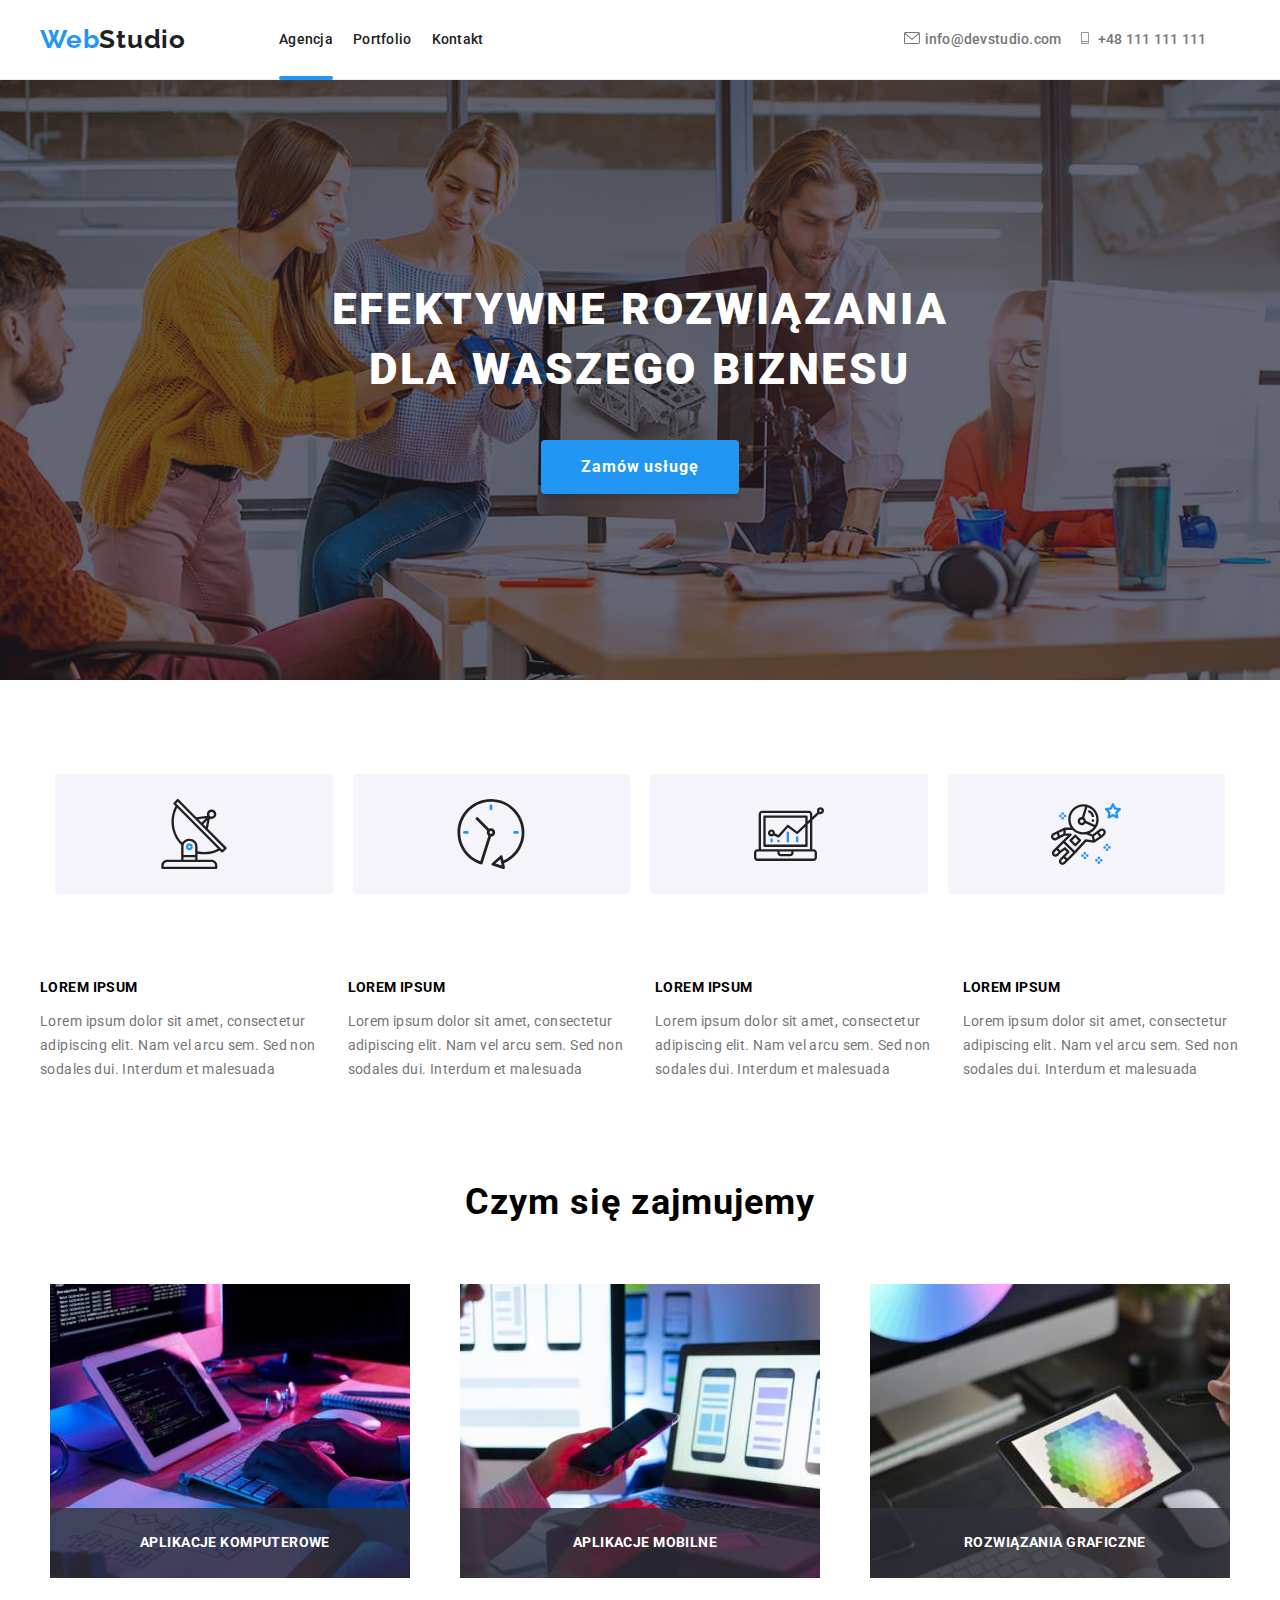
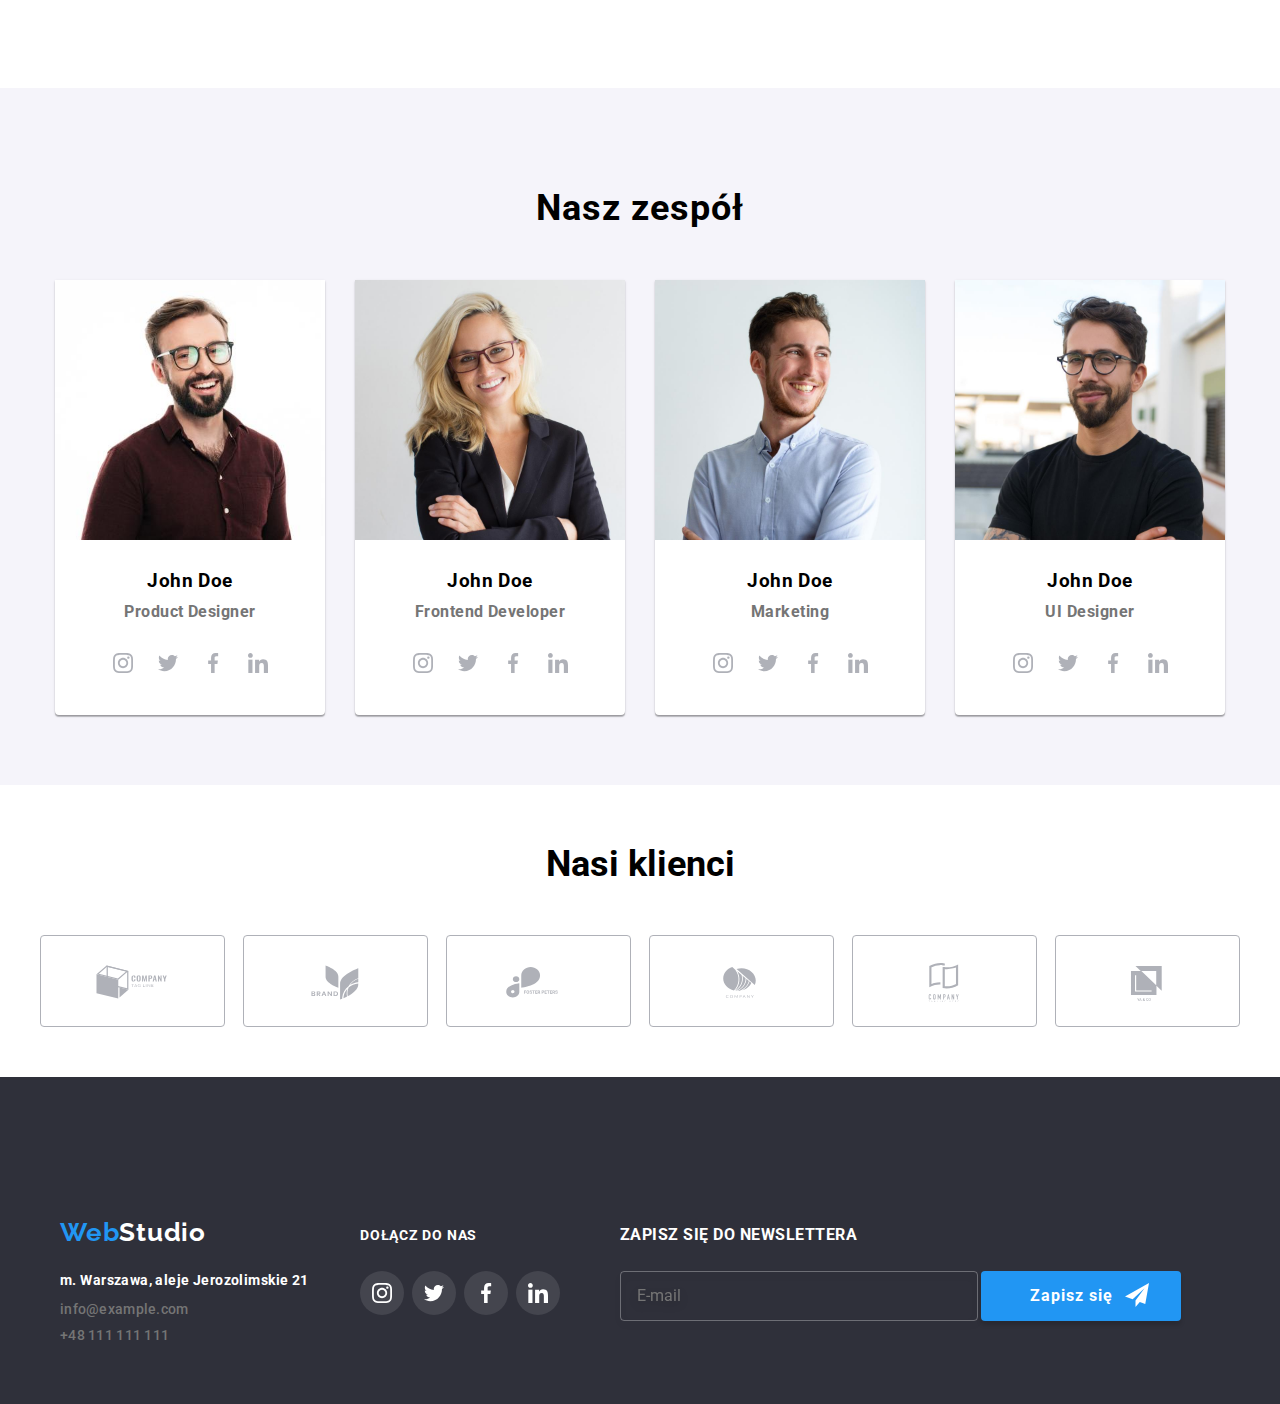
<file: index.html>
<!DOCTYPE html>
<html lang="en">
    <head>
        <meta charset="UTF-8">
        <meta http-equiv="X-UA-Compatible" content="IE-edge">
        <meta name="viewport" content="width=device-width, initial-scale=1.0">
        <title>WebStudio</title>
        <link
        rel="stylesheet"
        href="https://cdnjs.cloudflare.com/ajax/libs/modern-normalize/1.0.0/modern-normalize.min.css"/>
        <link rel="stylesheet" href="css/main.min.css" />
        <link rel="preconnect" href="https://fonts.googleapis.com" />
        <link rel="preconnect" href="https://fonts.gstatic.com" crossorigin />
        <link
        href="https://fonts.googleapis.com/css2?family=Raleway:ital,wght@0,700;1,700&family=Roboto:ital,wght@0,400;0,500;0,700;0,900;1,400;1,500;1,700;1,900&display=swap"
        rel="stylesheet"/>
    </head>
    <body>
        <header class="header"> 
                <div class="container container--header">
                    <h3><a href="index.html" class="logo list--no-decoration"><span class="logo--first">Web</span>Studio</a></h3>
                    <nav class="navigation">  
                    <ul class="navigation__list list--no-decoration">
                        <li class="navigation__list-item"><a href="index.html" class="navigation__link navigation__link--active">Agencja</a></li>
                        <li class="navigation__list-item"><a href="portfolio.html" class="navigation__link">Portfolio</a></li>
                        <li class="navigation__list-item"><a href="Kontakt" class="navigation__link">Kontakt</a></li></ul></nav>
                    <ul class="menu list--no-decoration">
                        <li class="menu__item"><a href="mailto:info@devstudio.com" class="contact__link">
                            <svg class="contact__icon">
                                <use href="./images/icons.svg#icon-envelope"></use>
                            </svg>info@devstudio.com</a></li> 
                        <li class="menu__item"><a href="tel:+48111111111" class="contact__link">
                            <svg class="contact__icon">
                                <use href="./images/icons.svg#icon-smartphone"></use>
                            </svg>+48 111 111 111</a></li>
                    </ul>
                </div>
        </header> 
        <main>
            <section class="section__hero">
                <article class="hero">
                    <div class="container container--hero">
                <h1 class="hero__banner">EFEKTYWNE ROZWIĄZANIA DLA WASZEGO BIZNESU</h1>
                <button type="button" class="hero__button" data-modal-open>Zamów usługę</button>
                    </div>
                </article>
            </section> 
            <section class="section__lorem">
                <div class="container container--lorem">
                    <ul class="icons list--no-decoration">
                        <li class="icons__list">
                            <div class="icons__list-item"><svg class="icons__graphics">
                                <use href="images/icons.svg#icon-antenna"></use>
                            </svg></div>
                        </li>
                        <li class="icons__list">
                            <div class="icons__list-item"><svg class="icons__graphics">
                                <use href="images/icons.svg#icon-clock"></use>
                            </svg></div>
                        </li>
                        <li class="icons__list">
                            <div class="icons__list-item"><svg class="icons__graphics">
                                <use href="./images/icons.svg#icon-diagram"></use>
                            </svg></div>
                        </li>
                        <li class="icons__list">
                            <div class="icons__list-item"><svg class="icons__graphics">
                                <use href="images/icons.svg#icon-astronaut"></use>
                            </svg></div>
                        </li>
                    </ul>
                    <ul class="lorem__list list--no-decoration">
                        <li class="lorem__item">
                            <h4 class="lorem__tittle">LOREM IPSUM</h4>
                                <p class="lorem__text">Lorem ipsum dolor sit amet, consectetur adipiscing elit. Nam vel arcu sem. Sed non sodales dui. Interdum et malesuada</p></li>
                        <li class="lorem__item">
                            <h4 class="lorem__tittle">LOREM IPSUM</h4>
                                <p class="lorem__text">Lorem ipsum dolor sit amet, consectetur adipiscing elit. Nam vel arcu sem. Sed non sodales dui. Interdum et malesuada</p></li>
                        <li class="lorem__item">
                            <h4 class="lorem__tittle">LOREM IPSUM</h4>
                                <p class="lorem__text">Lorem ipsum dolor sit amet, consectetur adipiscing elit. Nam vel arcu sem. Sed non sodales dui. Interdum et malesuada</p></li>
                        <li class="lorem__item">
                            <h4 class="lorem__tittle">LOREM IPSUM</h4>
                                <p class="lorem__text">Lorem ipsum dolor sit amet, consectetur adipiscing elit. Nam vel arcu sem. Sed non sodales dui. Interdum et malesuada</p></li>
                    </ul>
                </div>
            </section>
            <div class="container container--about-us">
            <section class="section__about-us">
                <div class="container"><h2 class="about-us__item">Czym się zajmujemy</h2>
                    <ul class="about-us__gallery list--no-decoration">
                        
                        <li class="about-us__gallery-item">
                            <div class="about-us__gallery-description">
                            <img alt="user's writing on the keyboard" src="images/keyboard.jpg" width="370" height="294">
                                <p class="about-us__overlay">APLIKACJE KOMPUTEROWE</p>
                            </div>
                        </li>        
                        <li class="about-us__gallery-item">
                            <div class="about-us__gallery-description"> 
                            <img alt="person's using phone and laptop" src="images/phone.jpg" width="370" height="294">
                             
                                    <p class="about-us__overlay">APLIKACJE MOBILNE</p> 
                            </div> 
                        </li>
                        <li class="about-us__gallery-item">
                            <div class="about-us__gallery-description">   
                            <img alt="user's looking at color palette" src="images/palette.jpg" width="370" height="294">
                            
                                    <p class="about-us__overlay">ROZWIĄZANIA GRAFICZNE</p> 
                                </div>
                            </li>
                    </ul>
                </div>
            </section>
        </div>
            <section class="section__team">
                <div class="container container--team">
                <h2 class="team__banner">Nasz zespół</h2>
                    <ul class="team__gallery list--no-decoration">
                        <li class="team__gallery-item">
                           <figure class="team__gallery-item-item">
                                <img alt="Product Designer" src="images/productdesigner.jpg" width="270" height="260">
                                    <figcaption class="team__description">
                                        <h3 class="team__description-name">John Doe</h3>
                                        <p class="team__description-job">Product Designer</p>
                                            <ul class="team__icons list--no-decoration">
                                                <li class="team__icons-item">
                                                    <svg class="team__graphics">
                                                    <use href="images/icons.svg#icon-instagram"></use>
                                                    </svg>
                                                </li>
                                                <li class="team__icons-item">
                                                    <svg class="team__graphics">
                                                    <use href="images/icons.svg#icon-twitter"></use>
                                                    </svg>
                                                </li>
                                                <li class="team__icons-item">
                                                    <svg class="team__graphics">
                                                    <use href="images/icons.svg#icon-facebook"></use>
                                                    </svg>
                                                </li>
                                                <li class="team__icons-item">
                                                    <svg class="team__graphics">
                                                    <use href="images/icons.svg#icon-linkedin"></use>
                                                    </svg>
                                                </li>
                                            </ul>
                                    </figcaption>
                            </figure>
                        </li>
                        <li class="team__gallery-item">
                            <figure class="team__gallery-item-item">
                                <img alt="Frontend Developer" src="images/frontenddeveloper.jpg" width="270" height="260">
                                <figcaption class="team__description">
                                        <h3 class="team__description-name">John Doe</h3>
                                        <p class="team__description-job">Frontend Developer</p>
                                            <ul class="team__icons list--no-decoration">
                                                <li class="team__icons-item">
                                                    <svg class="team__graphics">
                                                    <use href="images/icons.svg#icon-instagram"></use>
                                                    </svg>
                                                </li>
                                                <li class="team__icons-item">
                                                    <svg class="team__graphics">
                                                    <use href="images/icons.svg#icon-twitter"></use>
                                                    </svg>
                                                </li>
                                                <li class="team__icons-item">
                                                    <svg class="team__graphics">
                                                    <use href="images/icons.svg#icon-facebook"></use>
                                                    </svg>
                                                </li>
                                                <li class="team__icons-item">
                                                    <svg class="team__graphics">
                                                    <use href="images/icons.svg#icon-linkedin"></use>
                                                    </svg>
                                                </li>
                                            </ul>
                                </figcaption>
                            </figure>  
                        </li>
                        <li class="team__gallery-item">
                            <figure class="team__gallery-item-item">
                                <img alt="Marketing" src="images/marketing.jpg" width="270" height="260">
                                    <figcaption class="team__description">
                                        <h3 class="team__description-name">John Doe</h3>
                                        <p class="team__description-job">Marketing</p>
                                            <ul class="team__icons list--no-decoration">
                                                <li class="team__icons-item">
                                                    <svg class="team__graphics">
                                                    <use href="images/icons.svg#icon-instagram"></use>
                                                    </svg>
                                                </li>
                                                <li class="team__icons-item">
                                                    <svg class="team__graphics">
                                                    <use href="images/icons.svg#icon-twitter"></use>
                                                    </svg>
                                                </li>
                                                <li class="team__icons-item">
                                                    <svg class="team__graphics">
                                                    <use href="images/icons.svg#icon-facebook"></use>
                                                    </svg>
                                                </li>
                                                <li class="team__icons-item">
                                                    <svg class="team__graphics">
                                                    <use href="images/icons.svg#icon-linkedin"></use>
                                                    </svg>
                                                </li>
                                            </ul>
                                    </figcaption>
                            </figure>
                        </li>                
                        <li class="team__gallery-item">
                            <figure class="team__gallery-item-item">
                                <img alt="UI Designer" src="images/uidesigner.jpg" width="270" height="260">
                                    <figcaption class="team__description">
                                        <h3 class="team__description-name">John Doe</h3>
                                        <p class="team__description-job">UI Designer</p>
                                            <ul class="team__icons list--no-decoration">
                                                <li class="team__icons-item">
                                                    <svg class="team__graphics">
                                                    <use href="images/icons.svg#icon-instagram"></use>
                                                    </svg>
                                                </li>
                                                <li class="team__icons-item">
                                                    <svg class="team__graphics">
                                                    <use href="images/icons.svg#icon-twitter"></use>
                                                    </svg>
                                                </li>
                                                <li class="team__icons-item">
                                                    <svg class="team__graphics">
                                                    <use href="images/icons.svg#icon-facebook"></use>
                                                    </svg>
                                                </li>
                                                <li class="team__icons-item">
                                                    <svg class="team__graphics">
                                                    <use href="images/icons.svg#icon-linkedin"></use>
                                                    </svg>
                                                </li>
                                            </ul>
                                    </figcaption>
                            </figure>
                        </li>  
                    </ul> 
                </div>
            </section>
            <section class="section__clients">
                <div class="container container--clients">
                    <h2 class="clients__banner">Nasi klienci</h2>
                    <ul class="clients__gallery list--no-decoration">
                        <li class="clients__gallery-item">
                            <svg class="clients__icons">
                                <use href="./images/icons.svg#icon-Logo-1"></use>
                            </svg>
                        </li>
                        <li class="clients__gallery-item">
                            <svg class="clients__icons">
                                <use href="./images/icons.svg#icon-Logo-2"></use>
                            </svg>
                        </li>
                        <li class="clients__gallery-item">
                            <svg class="clients__icons">
                                <use href="./images/icons.svg#icon-Logo-3"></use>
                            </svg>
                        </li>
                        <li class="clients__gallery-item">
                            <svg class="clients__icons">
                                <use href="./images/icons.svg#icon-Logo-4"></use>
                            </svg>
                        </li>
                        <li class="clients__gallery-item">
                            <svg class="clients__icons">
                                <use href="./images/icons.svg#icon-Logo-5"></use>
                            </svg>
                        </li>
                        <li class="clients__gallery-item">
                            <svg class="clients__icons">
                                <use href="./images/icons.svg#icon-Logo-6"></use>
                            </svg>
                        </li>
                    </ul>
                </div>
            </section>
        </main>
        <footer class="footer">
            <div class="container container--footer">
                <div class="container--footer__info">
                    <address class="footer__contact">
                        <a href="index.html" class="logo list--no-decoration"><span class="logo--first">Web</span><span class="logo--second">Studio</span></a>
                            <p class="contact__place">m. Warszawa, aleje Jerozolimskie 21</p>
                        <a href="mailto:info@example.com" class="contact__link">info@example.com</a>
                        <a href="tel:+48111111111" class="contact__link"> +48 111 111 111 </a>
                    </address>
                </div>
            <div class="container--footer__join">
                <h3 class="join-us">DOŁĄCZ DO NAS</h3>
                    <ul class="footer--icons__list list--no-decoration">
                        <li class="footer--icons__item">
                            <a href="#" class="footer--icons__link link">
                                <svg class="footer--icons">
                                    <use href="images/icons.svg#icon-instagram"></use>
                                </svg>
                            </a>
                        </li>
                        <li class="footer--icons__item">
                            <a href="#" class="footer--icons__link link">
                                <svg class="footer--icons">
                                    <use href="images/icons.svg#icon-twitter"></use>
                                </svg>
                            </a>
                        </li>
                        <li class="footer--icons__item">
                            <a href="#" class="footer--icons__link link">
                                <svg class="footer--icons">
                                    <use href="images/icons.svg#icon-facebook"></use>
                                </svg>
                            </a>
                        </li>
                        <li class="footer--icons__item">
                            <a href="#" class="footer--icons__link link">
                                <svg class="footer--icons">
                                    <use href="images/icons.svg#icon-linkedin"></use>
                                </svg>
                            </a>
                        </li>
                    </ul>
            </div>
            <div class="container--footer__forms">
                <h3>ZAPISZ SIĘ DO NEWSLETTERA</h3>
                    <div class="footer__form">
                        <form name="newsletter"
                        action="http://localhost:3000/posts"
                        method="POST">
                        <label>
                            <input type="email" name="email" placeholder="E-mail" />
                        </label>
                        <button type="submit">
                            <span class="signup-form">Zapisz się</span>
                                <svg>
                                    <use href="images/icons.svg#icon-send"></use>
                                </svg>
                        </button>
                        </form>
                    </div>
            </div>
        </footer>
        <div class="backdrop is-hidden" data-modal>
            <div class="modal">
                <button type="button" class="modal__close-btn" data-modal-close>
                    <svg class="x">
                        <use href="images/icons.svg#icon-x"></use>
                    </svg>
                </button>
                <form class="modal-form"
                name="signup-form"
                action="http://localhost:3000/posts"
                method="POST">
                <h3>Zostaw swoje dane w formularzu poniżej</h3>
                <label for="user__name">Imię
                    <svg class="icon__form--avatar icon__form">
                        <use href="images/icons.svg#form-avatar"></use>
                    </svg>
                    <input class="modal-form__input" type="text" name="name" id="user__name" required/>
                </label>
                <label class="modal-form__label" for="user__phone">Telefon
                    <svg class="icon__form--phone icon__form">
                        <use href="images/icons.svg#form-phone"></use>
                    </svg>
                    <input class="text__type" type="tel" name="phone" id="user_phone" required/>
                </label>
                <label class="modal-form__label" for="user__email">E-mail
                    <svg class="icon__form--envelope icon__form">
                        <use href="images/icons.svg#form-envelope"></use>
                    </svg>
                    <input class="text__type" type="email" name="email" id="user_email" required/>
                </label>
                <label class="modal-form__label">Komentarz
                    <textarea type="text"
                    name="comment"
                    placeholder="Wprowadź tekst"></textarea>
                </label>
            <div class="container container--checkbox">
                <input class="web-checkbox"
                type="checkbox"
                name="consent"
                value="consent"
                required/>
                <label for="consent" class="checkbox__label">Oświadczam, iż akceptuję
                    <a href="#rules">Regulamin</a> i
                    <a href="#privacypolicy">Politykę Prywatności</a>.
                </label>
            </div>
            <button class="modal-form__button" type="submit">Wyślij</button>
                </form>
            </div>
        </div>
        <script src="js/modal.js"></script>
    </body>
</html>
</file>
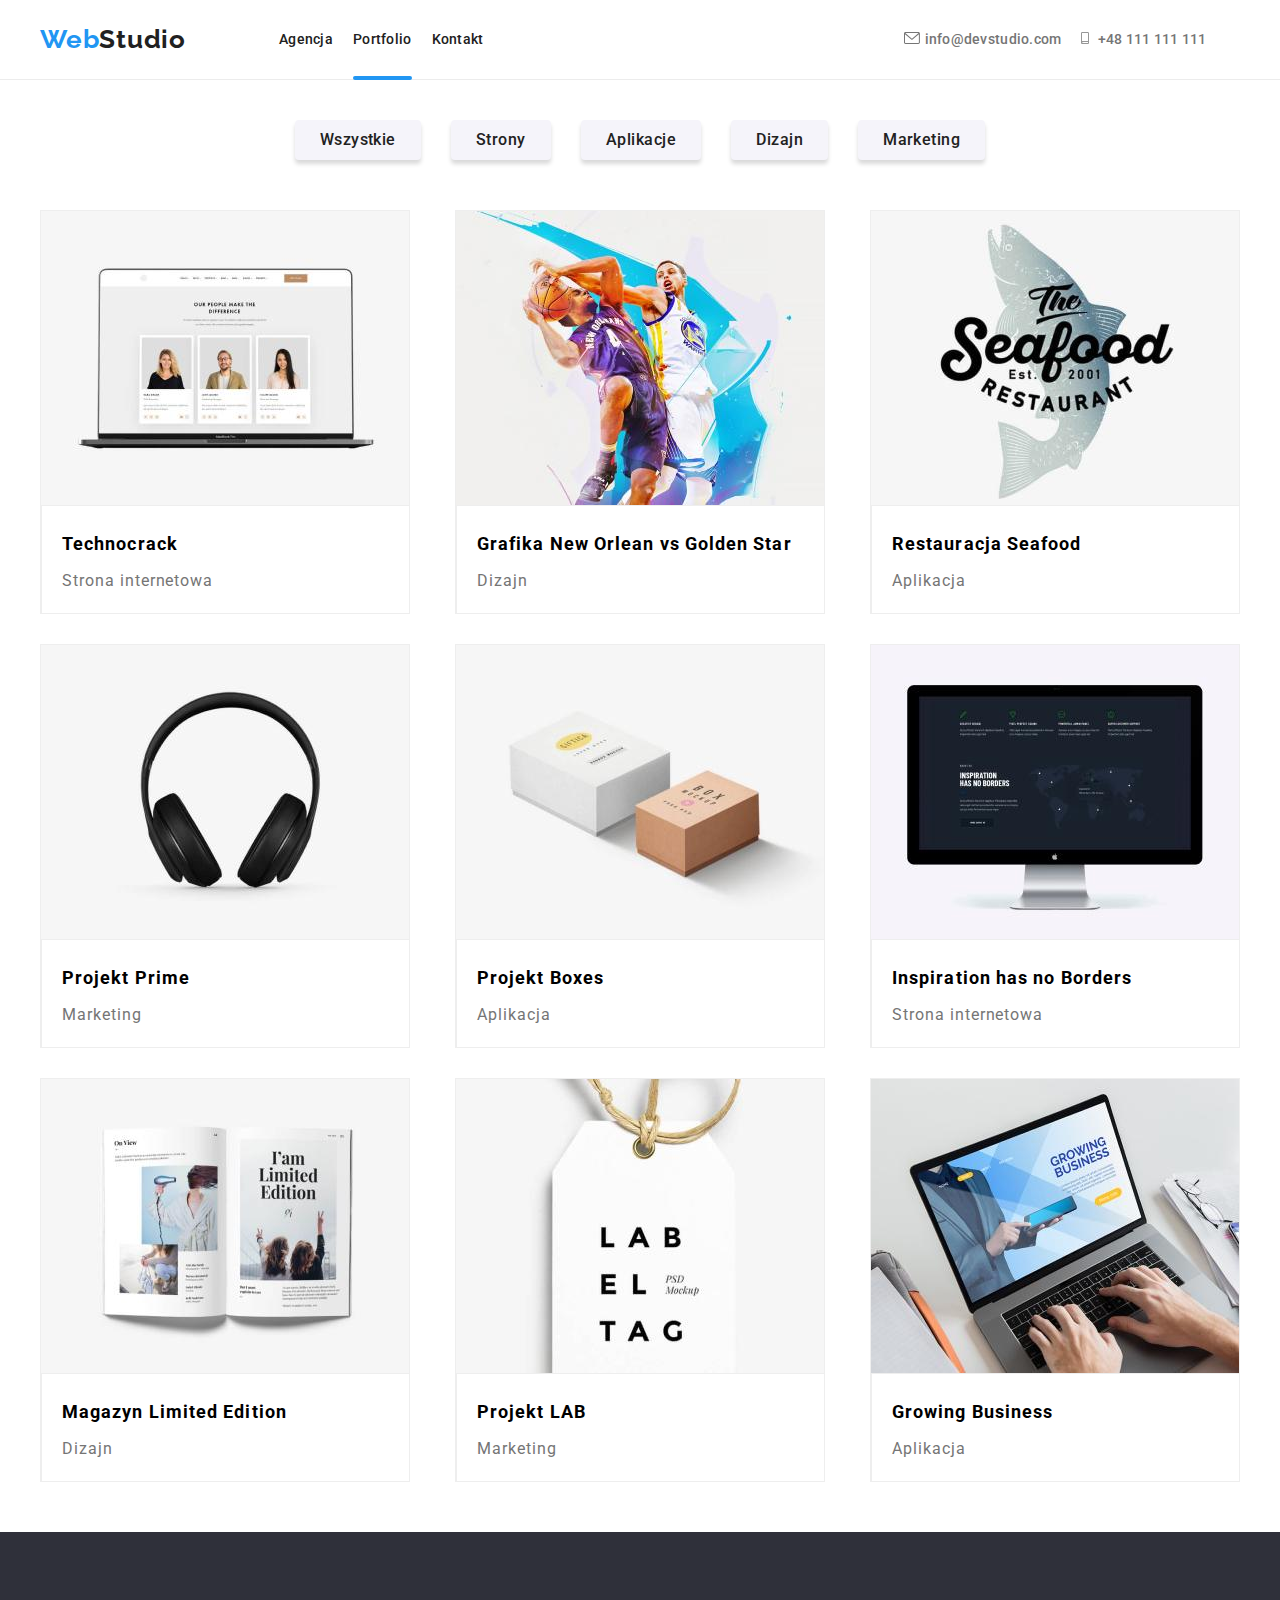
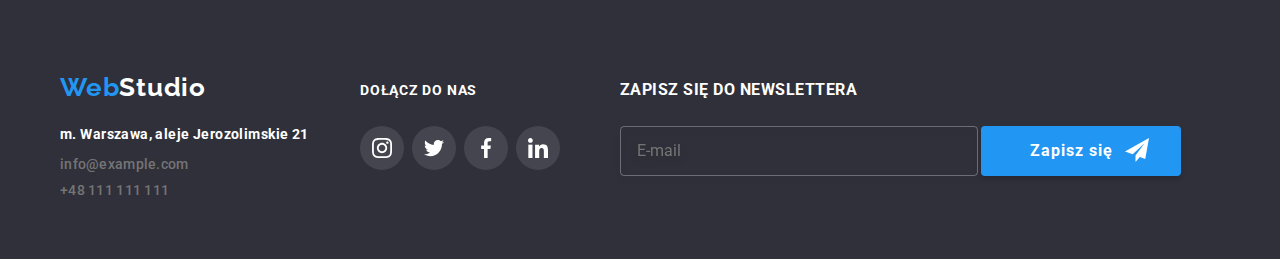
<file: portfolio.html>
<!DOCTYPE html>
<html lang="en">
    <head>
        <meta charset="UTF-8">
        <meta http-equiv="X-UA-Compatible" content="IE-edge">
        <meta name="viewport" content="width=device-width, initial-scale=1.0">
        <title>Portfolio</title>
        <link
        rel="stylesheet"
        href="https://cdnjs.cloudflare.com/ajax/libs/modern-normalize/1.0.0/modern-normalize.min.css"/>
        <link rel="stylesheet" href="css/main.min.css" />
        <link rel="preconnect" href="https://fonts.googleapis.com" />
        <link rel="preconnect" href="https://fonts.gstatic.com" crossorigin />
        <link
        href="https://fonts.googleapis.com/css2?family=Raleway:ital,wght@0,700;1,700&family=Roboto:ital,wght@0,400;0,500;0,700;0,900;1,400;1,500;1,700;1,900&display=swap"
        rel="stylesheet"/>
    </head>
    <body>
        <header class="header"> 
            <div class="container container--header">
                <h3><a href="index.html" class="logo list--no-decoration"><span class="logo--first">Web</span>Studio</a></h3>
                <nav class="navigation">  
                <ul class="navigation__list list--no-decoration">
                    <li class="navigation__list-item"><a href="index.html" class="navigation__link">Agencja</a></li>
                    <li class="navigation__list-item"><a href="portfolio.html" class="navigation__link navigation__link--active">Portfolio</a></li>
                    <li class="navigation__list-item"><a href="Kontakt" class="navigation__link">Kontakt</a></li></ul></nav>
                <ul class="menu list--no-decoration">
                    <li class="menu__item"><a href="mailto:info@devstudio.com" class="contact__link">
                        <svg class="contact__icon">
                            <use href="./images/icons.svg#icon-envelope"></use>
                        </svg>info@devstudio.com</a></li> 
                    <li class="menu__item"><a href="tel:+48111111111" class="contact__link">
                        <svg class="contact__icon">
                            <use href="./images/icons.svg#icon-smartphone"></use>
                        </svg>+48 111 111 111</a></li>
                </ul>
            </div>
    </header>      
        <main>
            <section class="section__services">
                <div class="container--services">
                    <ul class="services__list list--no-decoration">
                        <li class="services__list-item"><button class="services__list-button" type="button">Wszystkie</button></li>
                        <li class="services__list-item"><button class="services__list-button" type="button">Strony</button></li>
                        <li class="services__list-item"><button class="services__list-button" type="button">Aplikacje</button></li>
                        <li class="services__list-item"><button class="services__list-button" type="button">Dizajn</button></li>
                        <li class="services__list-item"><button class="services__list-button" type="button">Marketing</button></li>
                    </ul>
                </div>
            </section>
            <section class="section__gallery">
                <div class="container">
                    <ul class="gallery__list list--no-decoration">
                        <li class="gallery__item">
                            <figure class="gallery__picture">
                            
                                <img alt="Dizajn" src="images/technocrack.jpg" width="370" height="294">
                                <div class="overlay">
                                    <p>Technocrack jest popularną platformą wykorzystywaną do rozpowszechniania koronawirusa.
                                    Firmy wykorzystują tę platformę do celów szpiegowskich i ataków na niezabezpieczone serwery konkurencji
                                    </p>
                                </div>
                                    <figcaption class="gallery__description">
                                        <h3 class="gallery__description-tittle">Technocrack</h3>
                                        <p class="gallery__description-type">Strona internetowa</p>
                                    </figcaption>
                            </figure>
                        </li>  
                        <li class="gallery__item">  
                            
                            <figure class="gallery__picture">
                                <img alt="Dizajn" src="images/graphic.jpg" width="370" height="294"/>
                                <div class="overlay">
                                    <p>Technocrack jest popularną platformą wykorzystywaną do rozpowszechniania koronawirusa.
                                    Firmy wykorzystują tę platformę do celów szpiegowskich i ataków na niezabezpieczone serwery konkurencji
                                    </p>
                                </div>
                                    <figcaption class="gallery__description">
                                        <h3 class="gallery__description-tittle">Grafika New Orlean vs Golden Star</h3>
                                        <p class="gallery__description-type">Dizajn</p>
                                    </figcaption>
                            </figure>
                        </li>  
                        <li class="gallery__item">   
                              
                            <figure class="gallery__picture">
                                <img alt="Aplikacja" src="images/seafood.jpg" width="370" height="294"/>
                                <div class="overlay">
                                    <p>Technocrack jest popularną platformą wykorzystywaną do rozpowszechniania koronawirusa.
                                    Firmy wykorzystują tę platformę do celów szpiegowskich i ataków na niezabezpieczone serwery konkurencji
                                    </p>
                                </div> 
                                    <figcaption class="gallery__description">
                                        <h3 class="gallery__description-tittle">Restauracja Seafood</h3>
                                        <p class="gallery__description-type">Aplikacja</p>
                                    </figcaption>
                            </figure>
                        </li>
                        <li class="gallery__item">  
                            
                            <figure class="gallery__picture">
                                <img  alt="Marketing" src="images/prime.jpg" width="370" height="294"/>
                                <div class="overlay">
                                    <p>Technocrack jest popularną platformą wykorzystywaną do rozpowszechniania koronawirusa.
                                    Firmy wykorzystują tę platformę do celów szpiegowskich i ataków na niezabezpieczone serwery konkurencji
                                    </p>
                                </div>  
                                    <figcaption class="gallery__description">
                                        <h3 class="gallery__description-tittle">Projekt Prime</h3>
                                        <p class="gallery__description-type">Marketing</p>
                                    </figcaption>
                            </figure>
                        </li>
                        <li class="gallery__item">  
                              
                            <figure class="gallery__picture">
                                <img alt="Aplikacja" src="images/boxes.jpg" width="370" height="294"/>
                                <div class="overlay">
                                    <p>Technocrack jest popularną platformą wykorzystywaną do rozpowszechniania koronawirusa.
                                    Firmy wykorzystują tę platformę do celów szpiegowskich i ataków na niezabezpieczone serwery konkurencji
                                    </p>
                                </div>
                                    <figcaption class="gallery__description">
                                        <h3 class="gallery__description-tittle">Projekt Boxes</h3>
                                        <p class="gallery__description-type">Aplikacja</p>
                                    </figcaption>
                            </figure>
                        </li>
                        <li class="gallery__item">   
                             
                            <figure class="gallery__picture">
                                <img alt="Strona internetowa" src="images/inspiration.jpg" width="370" height="294"/>
                                <div class="overlay">
                                    <p>Technocrack jest popularną platformą wykorzystywaną do rozpowszechniania koronawirusa.
                                    Firmy wykorzystują tę platformę do celów szpiegowskich i ataków na niezabezpieczone serwery konkurencji
                                    </p>
                                </div>
                                    <figcaption class="gallery__description">
                                        <h3 class="gallery__description-tittle">Inspiration has no Borders</h3>
                                        <p class="gallery__description-type">Strona internetowa</p>
                                    </figcaption>
                            </figure>
                        </li>
                        <li class="gallery__item">   
                            
                            <figure class="gallery__picture">
                                <img alt="Dizajn" src="images/magazine.jpg" width="370" height="294"/>
                                <div class="overlay">
                                    <p>Technocrack jest popularną platformą wykorzystywaną do rozpowszechniania koronawirusa.
                                    Firmy wykorzystują tę platformę do celów szpiegowskich i ataków na niezabezpieczone serwery konkurencji
                                    </p>
                                </div> 
                                    <figcaption class="gallery__description">
                                        <h3 class="gallery__description-tittle">Magazyn Limited Edition</h3>
                                        <p class="gallery__description-type">Dizajn</p>
                                    </figcaption>
                            </figure>
                        </li>  
                        <li class="gallery__item">    
                            
                            <figure class="gallery__picture">
                                <img alt="Marketing" src="images/lab.jpg" width="370" height="294"/>
                                <div class="overlay">
                                    <p>Technocrack jest popularną platformą wykorzystywaną do rozpowszechniania koronawirusa.
                                    Firmy wykorzystują tę platformę do celów szpiegowskich i ataków na niezabezpieczone serwery konkurencji
                                    </p>
                                </div>
                                    <figcaption class="gallery__description">
                                        <h3 class="gallery__description-tittle">Projekt LAB</h3>
                                        <p class="gallery__description-type">Marketing</p>
                                    </figcaption>
                            </figure>
                        </li>
                        <li class="gallery__item"> 
                             
                            <figure class="gallery__picture">
                                <img alt="Aplikacja" src="images/business.jpg" width="370" height="294"/>
                                <div class="overlay">
                                    <p>Technocrack jest popularną platformą wykorzystywaną do rozpowszechniania koronawirusa.
                                    Firmy wykorzystują tę platformę do celów szpiegowskich i ataków na niezabezpieczone serwery konkurencji
                                    </p>
                                </div>  
                                    <figcaption class="gallery__description">
                                        <h3 class="gallery__description-tittle">Growing Business</h3>
                                        <p class="gallery__description-type">Aplikacja</p>
                                    </figcaption>
                            </figure>
                        </li>  
                    </ul>
                </div>  
            </section>      
        </main>
        <footer class="footer">
            <div class="container container--footer">
                <div class="container--footer__info">
                    <address class="footer__contact">
                        <a href="index.html" class="logo list--no-decoration"><span class="logo--first">Web</span><span class="logo--second">Studio</span></a>
                            <p class="contact__place">m. Warszawa, aleje Jerozolimskie 21</p>
                        <a href="mailto:info@example.com" class="contact__link">info@example.com</a>
                        <a href="tel:+48111111111" class="contact__link"> +48 111 111 111 </a>
                    </address>
                </div>
            <div class="container--footer__join">
                <h3 class="join-us">DOŁĄCZ DO NAS</h3>
                    <ul class="footer--icons__list list--no-decoration">
                        <li class="footer--icons__item">
                            <a href="#" class="footer--icons__link link">
                                <svg class="footer--icons">
                                    <use href="images/icons.svg#icon-instagram"></use>
                                </svg>
                            </a>
                        </li>
                        <li class="footer--icons__item">
                            <a href="#" class="footer--icons__link link">
                                <svg class="footer--icons">
                                    <use href="images/icons.svg#icon-twitter"></use>
                                </svg>
                            </a>
                        </li>
                        <li class="footer--icons__item">
                            <a href="#" class="footer--icons__link link">
                                <svg class="footer--icons">
                                    <use href="images/icons.svg#icon-facebook"></use>
                                </svg>
                            </a>
                        </li>
                        <li class="footer--icons__item">
                            <a href="#" class="footer--icons__link link">
                                <svg class="footer--icons">
                                    <use href="images/icons.svg#icon-linkedin"></use>
                                </svg>
                            </a>
                        </li>
                    </ul>
            </div>
            <div class="container--footer__forms">
                <h3>ZAPISZ SIĘ DO NEWSLETTERA</h3>
                    <div class="footer__form">
                        <form name="newsletter"
                        action="http://localhost:3000/posts"
                        method="POST">
                        <label>
                            <input type="email" name="email" placeholder="E-mail" />
                        </label>
                        <button type="submit">
                            <span class="signup-form">Zapisz się</span>
                                <svg>
                                    <use href="images/icons.svg#icon-send"></use>
                                </svg>
                        </button>
                        </form>
                    </div>
            </div>
        </footer>
 
    </body>
</html>
</file>
<file: css/main.min.css>
body{font-family:var(--main-font)}h1,h2,h3,h4,h5,h6,ul,p{margin:0}p,ul{padding:0}img{display:block}.list--no-decoration{text-decoration:none;list-style-type:none}.container{width:1200px;margin:0 auto}.container--header{display:flex}.container--hero{display:flex;flex-direction:column;justify-content:center;align-items:center}.container--clients{padding-top:50px;padding-bottom:50px}.container--footer__info{min-width:280px;padding-top:60px}.container--checkbox{display:flex;margin-top:0}.container--checkbox a{color:var(--blue-color)}.container--gallery{display:flex;flex-basis:calc((100% - 90px)/3)}.container--footer{font-weight:700;line-height:30.52px;letter-spacing:.03em;color:#fff;display:flex;align-items:start;flex-basis:calc((100% - 90px)/3)}.container-footer-form{width:900px;font-weight:700;font-size:14px;line-height:30.52px;letter-spacing:.03em;color:#fff;display:flex;margin-top:0px;margin-bottom:20px;margin-left:70px}.container--footer__forms{margin-top:143px;display:flex;flex-wrap:wrap;align-items:start;margin-left:60px;font-size:14px}.container--footer__join{font-weight:700;font-size:26px;line-height:30.52px;letter-spacing:.03em;color:#fff;display:flex;padding-top:60px;align-items:start;flex-wrap:wrap;margin-left:20px}.section{padding-bottom:20px;background-color:var(--white-color)}.section__hero{padding-top:0px;width:100%}.section__about-us{background-color:var(--white-color);font-weight:700;font-size:36px;text-align:center;line-height:1.16;font-weight:700;letter-spacing:.03em;margin-left:auto;margin-right:auto;padding-top:50px;padding-bottom:50px;display:block}.section__team{margin-top:70px;background-color:var(--grey-color);font-weight:700}.section__services{background-color:var(--white-color);padding:0px;height:20%;margin-bottom:30px}.section__gallery{background-color:var(--white-color);padding-top:20px;display:flex}.backdrop{position:fixed;left:0;top:0;width:100%;height:100%;background-color:rgba(0,0,0,.1)}.checkbox__label{margin:0;padding:0;align-self:center}.checkbox__label::before{content:"";display:inline-block;width:16px;height:16px;margin-left:0;margin-right:7px;border:1px solid rgba(33,33,33,.2);border-radius:2px}.web-checkbox{position:absolute;opacity:0}.web-checkbox:checked+.checkbox__label::before{background-color:var(--blue-color);border:none;background-image:url([data-uri]);background-repeat:no-repeat;background-position:center center}.contact{display:flex;flex-direction:column}.contact__link{letter-spacing:.02em;line-height:1.14;text-decoration:none;font-family:var(--main-font);font-weight:500;font-size:14px;color:var(--contact-color)}.contact__link:hover,.contact__link:focus{color:var(--blue-color)}.contact__place{font-size:14px;line-height:1.71;letter-spacing:.03em;font-style:normal;width:auto;color:var(--white-color);font-family:var(--main-font);margin-right:auto;margin-bottom:10px;width:auto}.footer__contact{font-style:normal;margin-top:20px;min-width:280px;display:flex;flex-direction:column}.footer .contact__link:last-child{margin-right:auto;margin-bottom:60px}.footer .contact__link:not(:last-child){margin-right:auto;margin-bottom:10px;width:auto}.menu-2__link{color:var(--text-grey);margin-left:50px;text-decoration:none;cursor:pointer}.menu-2__link:hover,.menu-2__link:focus,.menu-2__link:active{color:var(--blue)}.menu-2__link:hover svg,.menu-2__link:focus svg,.menu-2__link:active svg{fill:var(--blue)}.contact__icon{height:12px;width:21px;color:var(--contact-color);fill:var(--contact-color);padding-right:5px}.icons__list{width:270px;height:120px;border-radius:4px;background-color:var(--grey-color);display:flex;justify-content:center;align-items:center;margin-right:0;fill:var(--dark-grey-color);flex-basis:calc((100% - 90px)/4)}.icons__list-item{height:70px;width:70px}.team__icons{border-radius:4px;display:flex;justify-content:center;align-items:center;margin-right:0;fill:var(--dark-grey-color);margin-top:20px}.team__icons-item{flex-basis:calc((100% - 90px)/4);display:flex;width:44px;height:44px;justify-content:center;align-items:center;margin-left:0px;border-radius:50%}.team__icons-item:hover{background-color:var(--blue-color);fill:var(--white-color);cursor:pointer}.icons{display:flex;padding:0;padding-top:94px;justify-content:center;margin-bottom:30px}.icons li:not(:last-child){margin-right:20px}.icons__graphics{width:70px;height:70px;flex-basis:calc((100% - 90px)/4);display:flex}.clients__icons{display:flex;justify-content:center;align-items:center;margin-top:23px;margin-right:0;width:80px;height:90px}.footer--icons__list{width:200px;border-radius:4px;display:flex;justify-content:space-between;align-items:flex-start;fill:var(--white-color);margin-top:10px;margin-left:0px}.footer--icons__item{flex-basis:calc((100% - 90px)/4);margin-top:10px}.footer--icons__link{display:flex;justify-content:center;align-items:center;width:44px;height:44px;margin-left:0px;border-radius:50%;background-color:rgba(255,255,255,.1);color:var(--white-color)}.footer--icons__link:hover{background-color:var(--blue-color)}.footer--icons{width:20px;height:20px;fill:var(--white-color);display:flex;justify-content:center}.icon__form{width:12px;height:12px;fill:var(--black-color);position:absolute;left:52px}.icon__form--avatar{width:12px;height:12px;top:132px}.icon__form--phone{height:13px;width:13px;top:200px}.icon__form--envelope{width:15px;height:12px;top:268px}.x{width:50px;height:50px;position:absolute;margin-top:-15px;margin-left:-5px}.join-us{margin-top:83px;display:flex;flex-wrap:wrap;min-width:200px;font-size:14px}.header .logo{margin-top:54px;margin-right:93px;margin-bottom:25px;margin-left:0}.footer .logo{margin-top:60px;margin-right:auto;margin-bottom:20px;margin-left:0}.logo{font-size:26px;line-height:1.2;color:#212121;font-family:var(--secondary-font);font-style:normal;font-weight:700;letter-spacing:.03em}.logo--first{color:var(--blue-color);font-size:26px;font-family:var(--secondary-font);font-weight:700;letter-spacing:.03em;line-height:30.52px}.logo--second{color:var(--white-color)}.menu{margin-top:0px;margin-right:0px;color:var(--contact-color);margin-left:400px;align-items:center;justify-content:flex-end;height:80px;display:flex}.menu__item{max-width:300px;margin-left:0px;margin-right:15px;display:flex;padding-right:0px}.menu__item:hover svg{fill:var(--blue-color);color:var(--blue-color)}.menu__item:last-of-type{margin-right:0px}.modal-form button{width:200px;height:50px;background:var(--blue-color);box-shadow:0px 4px 4px rgba(0,0,0,.15);border-radius:4px;font-weight:700;font-size:16px;line-height:1.87;text-align:center;letter-spacing:.06em;color:var(--white-color);margin:auto;margin-top:30px;border:none}.modal-form button:hover{cursor:pointer}.modal__close-btn{position:absolute;background-color:var(--white-color);cursor:pointer;top:8px;right:8px;border:1px solid rgba(0,0,0,.1);border-radius:50%;width:30px;height:30px;z-index:1000}.modal-form{display:flex;flex-direction:column;position:relative}.modal-form>h3{font-weight:700;font-size:20px;line-height:1.15;text-align:center;letter-spacing:.03em;color:var(--black-color);margin-top:40px;margin-bottom:30px}.modal-form label{font-size:12px;line-height:1.16;letter-spacing:.01em;color:var(--contact-color);padding-left:40px;margin-bottom:4px;margin-top:10px}.modal-form label:focus-within svg,.modal-form label:hover svg{fill:var(--blue-color)}.modal-form textarea{height:120px;width:448px;padding:12px 16px;color:var(--contact-color);font-family:var(--main-font);font-style:normal;font-weight:400;font-size:12px;display:block;resize:none;border:1px solid rgba(33,33,33,.2);border-radius:4px}.modal-form textarea:hover{border:1px solid var(--blue-color);border-radius:4px}.modal-form textarea::placeholder{color:rgba(117,117,117,.5);font-size:12px;line-height:1.16}.modal-form textarea:focus-visible{outline:none;border:1px solid var(--blue-color)}.modal-form textarea:focus-within{fill:var(--blue-color)}.modal-form input{color:var(--contact-color);font-family:var(--main-font);font-style:normal;font-weight:400;font-size:12px;display:block;border:1px solid rgba(33,33,33,.2);border-radius:4px;width:448px;height:40px;padding-left:42px}.modal-form input:hover{fill:var(--blue-color);border:1px solid var(--blue-color);border-radius:4px}.modal-form input:focus-within{fill:var(--blue-color)}.modal-form input:focus-visible{outline:none;border:1px solid var(--blue-color)}.thumb>.label{position:absolute;top:0;right:0;margin:0;padding:8px 16px;font-family:sans-serif;font-size:24px;background-color:var(--blue-color);color:var(--white-color)}.signup-form{font-size:16px;text-align:center;color:var(--white-color);background-color:var(--blue-color);line-height:30px;font-weight:700;letter-spacing:.06em;box-shadow:var(--blue-color);border-radius:4px;margin-top:40px;margin-bottom:200px;margin-right:20px}.submit{width:200px;height:50px}.modal{position:absolute;left:50%;top:50%;transform:translate(-50%, -50%) scale(1.25);background-color:var(--white-color);width:528px;height:581px;box-shadow:0px 1px 3px rgba(0,0,0,.12),0px 1px 1px rgba(0,0,0,.14),0px 2px 1px rgba(0,0,0,.2);border-radius:4px}.header .container,.navigation,.navigation__list{display:flex;align-items:center;height:80px;text-decoration:none}.navigation__link{letter-spacing:.02em;line-height:1.14;text-decoration:none;font-family:var(--main-font);font-weight:500;font-size:14px;color:var(--black-color);margin-right:20px}.navigation__link:hover,.navigation__link:focus{color:var(--blue-color)}.navigation__link--active{position:relative;top:0;left:0}.navigation__link--active::after{content:"";display:block;position:absolute;border-top:4px solid var(--blue-color);border-radius:2px;width:100%;bottom:-33px;left:0}.overlay{position:absolute;bottom:0px;width:100%;height:100%;background-color:var(--blue-color);opacity:90%;transform:translatey(100%);transition:transform 250ms ease}.overlay p{font-size:18px;line-height:1.55;letter-spacing:.03em;color:var(--white-color);padding-top:49px;padding-left:15px}.about-us__overlay{width:370px;height:70px;bottom:0;background:rgba(47,48,58,.8);position:absolute;font-weight:700;font-size:14px;line-height:1.14;justify-content:center;align-items:center;letter-spacing:.03em;text-transform:uppercase;color:var(--white-color);display:flex;overflow:hidden}.gallery__item:hover .overlay{transform:translatey(0)}.about-us__item{display:flex;padding-bottom:50px;font-size:36px;justify-content:center}.about-us__item:not(:first-child){margin-left:30px}.about-us__gallery{display:flex;flex-wrap:wrap;justify-content:space-between}.about-us__gallery-item{flex-basis:calc((100% - 60px)/3);padding:0px;width:370px;height:294px}.about-us__gallery-description{position:relative;margin:10px;overflow:hidden;background-color:var(--white-color);box-shadow:var(--footer-color)}.clients{max-height:500px;display:flex}.clients__banner{display:flex;padding-top:9px;font-size:36px;justify-content:center;max-height:200px}.clients__gallery{display:flex;flex-basis:calc((100% - 90px)/6);justify-content:space-between;margin-top:50px}.clients__gallery-item{display:flex;flex-basis:calc((100% - 90px)/6);padding-bottom:20px;fill:var(--dark-grey-color);width:170px;height:92px;border:1px solid var(--dark-grey-color);border-radius:4px;justify-content:center;align-items:center}.clients__gallery-item:hover svg,.clients__gallery-item:hover{fill:var(--blue-color);border-color:var(--blue-color);cursor:pointer}.footer{background-color:var(--footer-color);display:flex}.footer__form{font-size:14px;line-height:1.25;letter-spacing:.03em;color:rgba(255,255,255,.6);align-items:center;display:flex;flex-basis:calc((100% - 90px)/2);min-width:600px;justify-content:left;margin-top:20px}.footer__form input{border:1px solid rgba(255,255,255,.3);filter:drop-shadow(0px 4px 4px rgba(0, 0, 0, 0.15));border-radius:4px;width:358px;height:50px;background-color:rgba(0,0,0,0);color:var(--contact-color);padding:16px}.footer__form input::placeholder{font-size:16px;line-height:1.25}.footer__form button{width:200px;height:50px;box-shadow:0px 4px 4px rgba(0,0,0,.15);border-radius:4px;align-items:center;border:none;background-color:var(--blue-color);position:relative}.footer__form button:hover{cursor:pointer}.footer__form button svg{fill:var(--blue-color);color:var(--blue-color);width:24px;height:24px;right:32px;top:12px;position:absolute}.gallery__list{margin-left:0%;margin-right:0%;display:flex;flex-wrap:wrap;justify-content:space-between;margin-bottom:20px}.gallery__item{margin-left:0%;margin-right:0%;border:1px solid var(--border-color);position:relative;z-index:1001;flex-basis:calc((100% - 0px)/3);margin-bottom:30px;max-width:370px;max-height:404px;overflow:hidden}.gallery__item:hover{box-shadow:0px 1px 1px rgba(0,0,0,.12),0px 4px 4px rgba(0,0,0,.06),1px 4px 6px rgba(0,0,0,.16);cursor:pointer}.gallery__picture{margin-top:0px;display:block;margin-left:0%;margin-right:0%;position:relative;width:369px;height:426px;overflow:hidden}.gallery__description{padding-bottom:20px;padding-left:0;position:relative;z-index:1002;background-color:var(--white-color);border:1px solid var(--border-color);max-width:370px}.gallery__description-tittle{font-size:18px;line-height:2;font-weight:700;padding-top:20px;margin-bottom:4px;padding-bottom:0px;padding-left:20px;letter-spacing:.06em}.gallery__description-type{font-size:16px;color:var(--contact-color);padding-bottom:20px;padding-top:0px;font-weight:400;letter-spacing:.06em;line-height:1.88;padding-left:20px}.header{background-color:var(--white-color);font-weight:500;letter-spacing:.02em;border-bottom:1px solid var(--line-color);min-height:80px;display:flex;align-items:center;height:80px}.hero{background-image:linear-gradient(rgba(47, 48, 58, 0.4), rgba(47, 48, 58, 0.4)),url(../images/team.jpg);background-size:cover;background-position:center;max-width:1600px;max-height:600px;margin:auto;color:#fff;font-weight:900;font-size:44px;text-transform:uppercase;line-height:1.36;text-align:center;letter-spacing:.06em;padding-top:200px;padding-bottom:200px}.hero__banner{color:var(--white-color);font-size:44px;line-height:1.36;font-weight:900;letter-spacing:.06em;max-width:696px;text-align:center;margin-top:0px;text-transform:uppercase}.hero__button{font-size:16px;text-align:center;color:#fff;background-color:var(--blue-color);line-height:1.88;font-weight:700;letter-spacing:.06em;box-shadow:0px 4px 4px rgba(0,0,0,.15);border-radius:4px;margin-top:40px;margin-bottom:200px;border:none;padding:12px 40px}.hero__button:hover,.hero__button:focus{color:#fff;background-color:var(--blue-color);font-size:16px;cursor:pointer}.lorem__list{display:flex;flex-wrap:wrap;padding-bottom:50px;padding-top:50px}.lorem__item{flex-basis:calc((100% - 90px)/4)}.lorem__item:not(:first-child){margin-left:30px}.lorem__tittle{line-height:1.88;font-weight:700;margin-bottom:10px;font-size:14px;letter-spacing:.03em}.lorem__text{font-size:14px;letter-spacing:.03em;line-height:1.71;color:var(--contact-color)}.services__list{display:flex;justify-content:center;margin-bottom:0px;padding-top:40px;margin-left:250px;margin-right:250px}.services__list:not(:first-child){margin-left:8px}.services__list-item{margin-right:30px}.services__list-item:last-of-type{margin-right:0px}.services__list-button{font-size:16px;text-align:center;color:var(--black-color);line-height:26px;font-weight:500;letter-spacing:.03em;box-shadow:0px 4px 4px rgba(0,0,0,.15);background:var(--grey-color);border-radius:4px;border:0;padding:7px 25px}.services__list-button:hover,.services__list-button:focus{color:var(--white-color);background-color:var(--blue-color);font-size:16px;cursor:pointer}.team__banner{padding-top:100px;margin:0 auto 50px;max-width:211px;font-size:36px;line-height:1.16;text-align:center;letter-spacing:.03em;font-weight:700}.team__gallery{display:flex;flex-wrap:wrap;justify-content:center}.team__gallery-item:not(:first-child){margin-left:30px;margin-bottom:70px}.team__gallery-item-item{margin:0;padding-bottom:30px;background:var(--white-color);box-shadow:0px 1px 3px rgba(0,0,0,.12),0px 1px 1px rgba(0,0,0,.14),0px 2px 1px rgba(0,0,0,.2);border-radius:0px 0px 4px 4px;flex-basis:calc((100% - 90px)/4)}.team__description{font-size:16px;line-height:1.19;text-align:center;letter-spacing:.03em;font-weight:700}.team__description-name{font-weight:700;margin-top:30px}.team__description-job{color:var(--contact-color);margin-top:10px}.team__graphics{width:20px;height:20px;justify-content:center}:root{--main-font: "Roboto", sans-serif;--secondary-font: "Raleway", sans-serif;--blue-color: #2196f3;--black-color: #212121;--grey-color: #f5f4fa;--dark-grey-color: #afb1b8;--footer-color: #2f303a;--white-color: #ffffff;--dark-white-color: #e5e5e5;--contact-color: #757575;--border-color: #eeeeee;--line-color: #ececec}.is-hidden{opacity:0;visibility:none;pointer-events:none}/*# sourceMappingURL=main.min.css.map */
</file>
